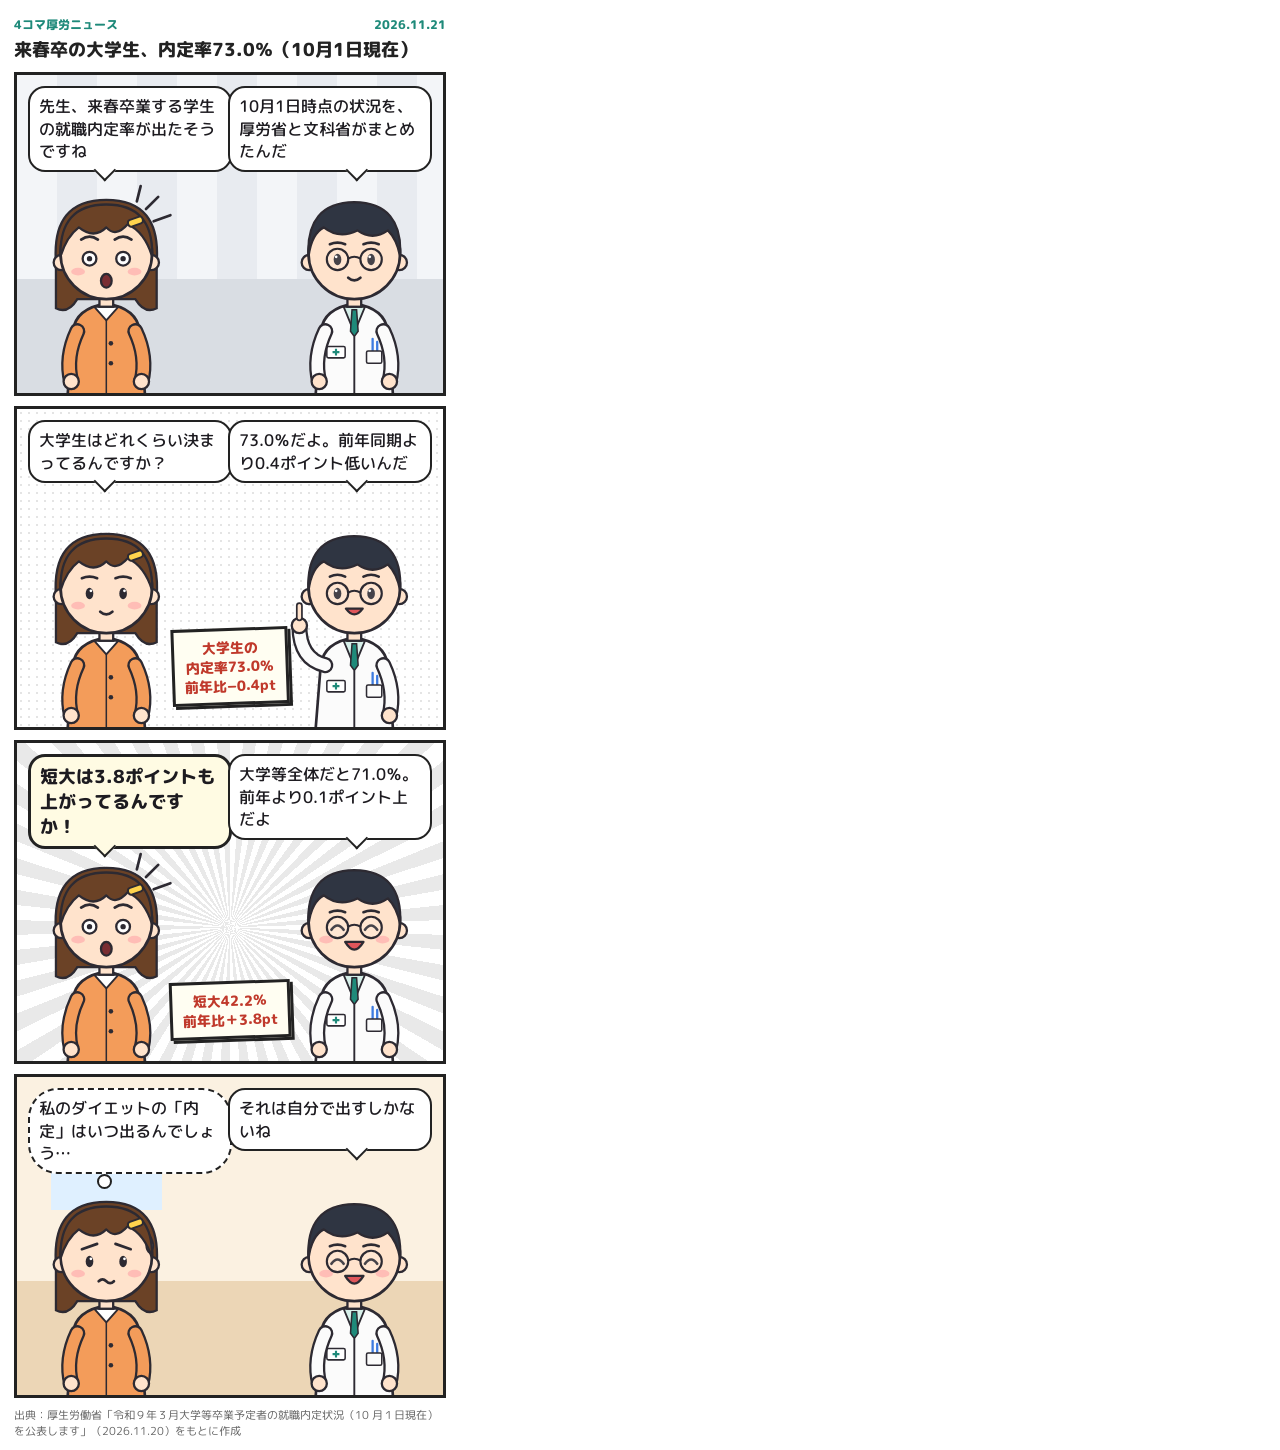
<file: scripts/shot.html>
<!doctype html>
<html lang="ja">
<head>
<meta charset="utf-8">
<!-- Local only: renders one episode's comic for the X image. Open as shot.html?ep=YYYY-MM-DD&preview -->
<link href="https://fonts.googleapis.com/css2?family=M+PLUS+Rounded+1c:wght@500;800&family=Zen+Kaku+Gothic+New:wght@400;700&display=swap" rel="stylesheet">
<link rel="stylesheet" href="../site/style.css">
<style>
  html, body { margin: 0; padding: 0; background: #fff !important; color-scheme: light; }
  .wrap { max-width: none !important; padding: 0 !important; margin: 0 !important; }
  .ep-meta, .actions, .notes, .checks, .archive, .draft-banner { display: none !important; }
  .episode { margin: 0 !important; padding: 0 !important; }
  .comic { width: 460px !important; max-width: 460px !important; margin: 0 !important; box-shadow: none !important; }
</style>
</head>
<body>
<main id="main" class="wrap"></main>
<script src="../site/data.js"></script>
<script src="../site/app.js"></script>
</body>
</html>
</file>
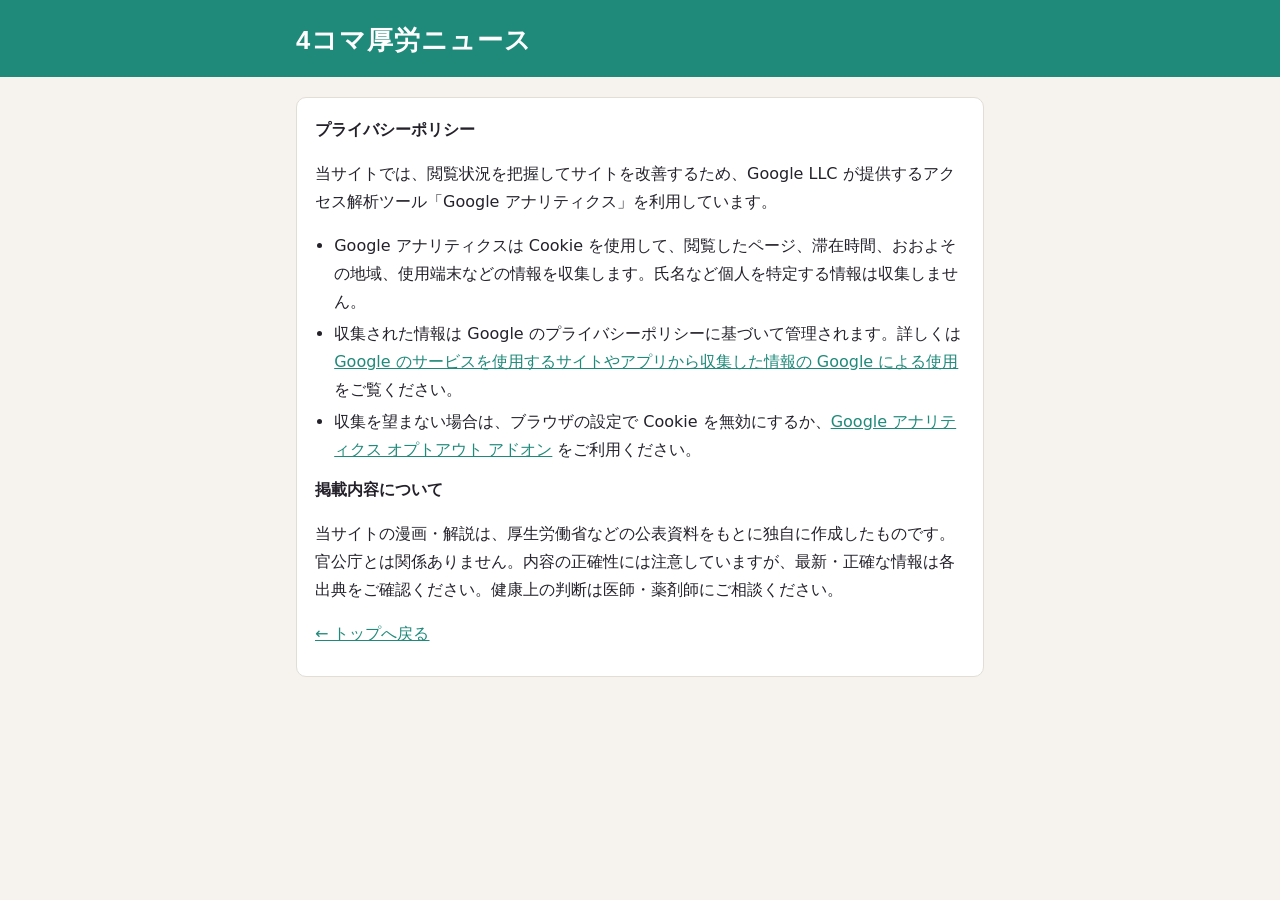
<file: site/privacy.html>
<!doctype html>
<html lang="ja">
<head>
<meta charset="utf-8">
<meta name="viewport" content="width=device-width, initial-scale=1">
<title>プライバシーポリシー｜4コマ厚労ニュース</title>
<link rel="stylesheet" href="style.css">
</head>
<body>
<header class="site-head"><div class="wrap"><h1><a href="./">4コマ厚労ニュース</a></h1></div></header>
<main class="wrap">
  <section class="notes">
    <h3>プライバシーポリシー</h3>
    <p>当サイトでは、閲覧状況を把握してサイトを改善するため、Google LLC が提供するアクセス解析ツール「Google アナリティクス」を利用しています。</p>
    <ul>
      <li>Google アナリティクスは Cookie を使用して、閲覧したページ、滞在時間、おおよその地域、使用端末などの情報を収集します。氏名など個人を特定する情報は収集しません。</li>
      <li>収集された情報は Google のプライバシーポリシーに基づいて管理されます。詳しくは <a href="https://policies.google.com/technologies/partner-sites?hl=ja" target="_blank" rel="noopener">Google のサービスを使用するサイトやアプリから収集した情報の Google による使用</a> をご覧ください。</li>
      <li>収集を望まない場合は、ブラウザの設定で Cookie を無効にするか、<a href="https://tools.google.com/dlpage/gaoptout?hl=ja" target="_blank" rel="noopener">Google アナリティクス オプトアウト アドオン</a> をご利用ください。</li>
    </ul>
    <h3>掲載内容について</h3>
    <p>当サイトの漫画・解説は、厚生労働省などの公表資料をもとに独自に作成したものです。官公庁とは関係ありません。内容の正確性には注意していますが、最新・正確な情報は各出典をご確認ください。健康上の判断は医師・薬剤師にご相談ください。</p>
    <p><a href="./">← トップへ戻る</a></p>
  </section>
</main>
</body>
</html>
</file>
<file: site/style.css>
:root {
  --bg: #f6f3ee;
  --surface: #ffffff;
  --text: #24212a;
  --muted: #6b6573;
  --line: #e2ddd5;
  --accent: #1f8a7a;
  --accent-ink: #ffffff;
  --warn-bg: #fff4cc;
  --warn-line: #e6c34d;
}
@media (prefers-color-scheme: dark) {
  :root {
    --bg: #18171c;
    --surface: #232229;
    --text: #ece9f1;
    --muted: #a49eae;
    --line: #37343f;
    --accent: #48c2ad;
    --accent-ink: #0f1a18;
    --warn-bg: #3a3218;
    --warn-line: #8c7425;
  }
}
* { box-sizing: border-box; }
body {
  margin: 0; background: var(--bg); color: var(--text);
  font-family: "Zen Kaku Gothic New", system-ui, sans-serif; line-height: 1.75;
}
a { color: var(--accent); }
.wrap { max-width: 720px; margin: 0 auto; padding: 0 16px; }

.site-head { background: var(--accent); color: var(--accent-ink); padding: 18px 0 14px; margin-bottom: 20px; }
.site-head h1 { margin: 0; font-family: "M PLUS Rounded 1c", sans-serif; font-weight: 800; font-size: 1.6rem; letter-spacing: .04em; }
.site-head h1 a { color: inherit; text-decoration: none; }
.site-head p { margin: 2px 0 0; font-size: .9rem; opacity: .9; }

.draft-banner { background: var(--warn-bg); border: 1px solid var(--warn-line); border-radius: 8px; padding: 10px 14px; margin-bottom: 16px; font-size: .9rem; }
.ep-meta { display: flex; gap: 10px; align-items: center; color: var(--muted); font-size: .85rem; margin-bottom: 8px; }
.tag { background: var(--accent); color: var(--accent-ink); border-radius: 99px; padding: 0 10px; font-weight: 700; }

/* ---------- 漫画本体（常に紙の白） ---------- */
.comic {
  width: 100%; max-width: 460px; margin: 0 auto; background: #fff; color: #222;
  padding: 14px 14px 10px; border-radius: 4px; box-shadow: 0 2px 10px rgba(0,0,0,.12);
  font-family: "M PLUS Rounded 1c", sans-serif;
}
.comic-head { display: flex; justify-content: space-between; font-size: 12px; color: #1f8a7a; font-weight: 800; }
.comic-title { font-size: 18px; line-height: 1.4; margin: 2px 0 10px; font-weight: 800; color: #222; }
.comic-foot { font-size: 10.5px; color: #666; line-height: 1.5; margin-top: 2px; }

.panel {
  position: relative; aspect-ratio: 4 / 3; border: 3px solid #222; margin-bottom: 10px;
  overflow: hidden; container-type: inline-size; background: #fff;
}
.bg-plain { background: radial-gradient(#e4e4e4 1.2px, transparent 1.4px) 0 0 / 8px 8px, #fff; }
.bg-pharmacy { background: linear-gradient(to bottom, transparent 64%, #cfe7df 64%), repeating-linear-gradient(to bottom, #eef8f5 0 24px, #c6e2d9 24px 27px); }
.bg-home { background: linear-gradient(to bottom, transparent 64%, #ecd6b6 64%), linear-gradient(90deg, transparent 8%, #dff0ff 8% 34%, transparent 34%) 0 12% / 100% 34% no-repeat, #fbf1e1; }
.bg-office { background: linear-gradient(to bottom, transparent 64%, #d9dde3 64%), repeating-linear-gradient(90deg, #f3f5f8 0 40px, #e8ebf0 40px 80px); }
.bg-sparkle { background: radial-gradient(#ffd0de 1.6px, transparent 1.8px) 0 0 / 14px 14px, radial-gradient(circle at 50% 60%, #fff 0 30%, #ffeaf1 75%); }
.fx-shock { background: repeating-conic-gradient(from 0deg at 50% 58%, #fff 0 4deg, #e9e9e9 4deg 8deg) !important; }
.fx-gloom::before {
  content: ""; position: absolute; inset: 0 0 45% 0; z-index: 1; pointer-events: none;
  background: repeating-linear-gradient(90deg, rgba(60,60,100,.22) 0 2px, transparent 2px 9px);
  -webkit-mask-image: linear-gradient(#000, transparent); mask-image: linear-gradient(#000, transparent);
}

.char { position: absolute; bottom: -4%; height: 72%; aspect-ratio: 2 / 3; z-index: 2; }
.char svg { width: 100%; height: 100%; display: block; }
.char.pos-left { left: 3%; }
.char.pos-right { right: 3%; }
.char.pos-center { left: 50%; transform: translateX(-50%); }

.bubble {
  position: absolute; top: 2.6cqw; width: 48%; z-index: 4;
  background: #fff; color: #1d1b20; border: 2.5px solid #222; border-radius: 4cqw;
  padding: 1.6cqw 2.2cqw; font-size: 3.8cqw; line-height: 1.4; font-weight: 500;
}
.bubble::after {
  content: ""; position: absolute; bottom: -1.9cqw; width: 3.2cqw; height: 3.2cqw; background: inherit;
  border-right: 2.5px solid #222; border-bottom: 2.5px solid #222; transform: rotate(45deg);
}
.bubble.side-left { left: 2.5%; }
.bubble.side-left::after { left: calc(37% - 1.6cqw); }
.bubble.side-right { right: 2.5%; }
.bubble.side-right::after { left: calc(63% - 1.6cqw); }
.bubble.side-center { left: 50%; transform: translateX(-50%); width: 62%; }
.bubble.side-center::after { left: calc(50% - 1.6cqw); }
.bubble.shout { border-width: 3.5px; font-weight: 800; background: #fffbe3; font-size: 4.2cqw; }
.bubble.think { border-style: dashed; border-radius: 7cqw; }
.bubble.think::after { border: 2.5px solid #222; border-radius: 50%; transform: none; width: 2.6cqw; height: 2.6cqw; bottom: -4cqw; }

.prop {
  position: absolute; left: 50%; bottom: 7%; max-width: 46%; white-space: nowrap; z-index: 3;
  transform: translateX(-50%) rotate(-2deg);
  background: #fffef2; border: 3px solid #222; box-shadow: 3px 3px 0 #222;
  font-weight: 800; font-size: 3.3cqw; line-height: 1.35; text-align: center; padding: 1.6cqw 2.2cqw; color: #c0392b;
}
.caption {
  position: absolute; left: 0; right: 0; bottom: 0; z-index: 5; background: rgba(34,34,34,.86); color: #fff;
  font-size: 2.9cqw; padding: .8cqw 2cqw; text-align: center;
}

/* ---------- 下部 ---------- */
.actions { display: flex; gap: 10px; justify-content: center; margin: 14px 0 6px; }
button, .btn {
  font: inherit; font-weight: 700; font-size: .9rem; cursor: pointer; text-decoration: none;
  background: var(--surface); color: var(--text); border: 1px solid var(--line); border-radius: 99px; padding: 6px 18px;
}
button:hover, .btn:hover { border-color: var(--accent); }
.notes, .checks, .archive { background: var(--surface); border: 1px solid var(--line); border-radius: 10px; padding: 6px 18px 12px; margin: 16px 0; }
.notes h3, .checks h3, .archive h3 { font-size: 1rem; margin: 12px 0 6px; }
.notes ul { padding-left: 1.2em; margin: 0; }
.notes li { margin: 4px 0; }
.comment { border-left: 4px solid var(--accent); padding: 4px 12px; margin: 12px 0; }
.comment .who { display: block; font-size: .8rem; font-weight: 700; color: var(--accent); }
.source { font-size: .85rem; color: var(--muted); word-break: break-all; }
.checks table { width: 100%; border-collapse: collapse; font-size: .85rem; }
.checks th, .checks td { border-top: 1px solid var(--line); padding: 6px 4px; text-align: left; vertical-align: top; }
.checks th { color: var(--muted); font-weight: 700; }
.archive ul { list-style: none; padding: 0; margin: 0; }
.archive li a { display: flex; gap: 12px; padding: 7px 0; border-top: 1px solid var(--line); color: var(--text); text-decoration: none; }
.archive li:first-child a { border-top: 0; }
.archive li.current a { color: var(--accent); font-weight: 700; }
.archive time { color: var(--muted); font-variant-numeric: tabular-nums; flex: none; }
.archive em { font-style: normal; font-size: .75rem; color: #b07d00; flex: none; }
.empty { text-align: center; color: var(--muted); padding: 40px 0; }
.site-foot { font-size: .78rem; color: var(--muted); padding-bottom: 40px; }
</file>
